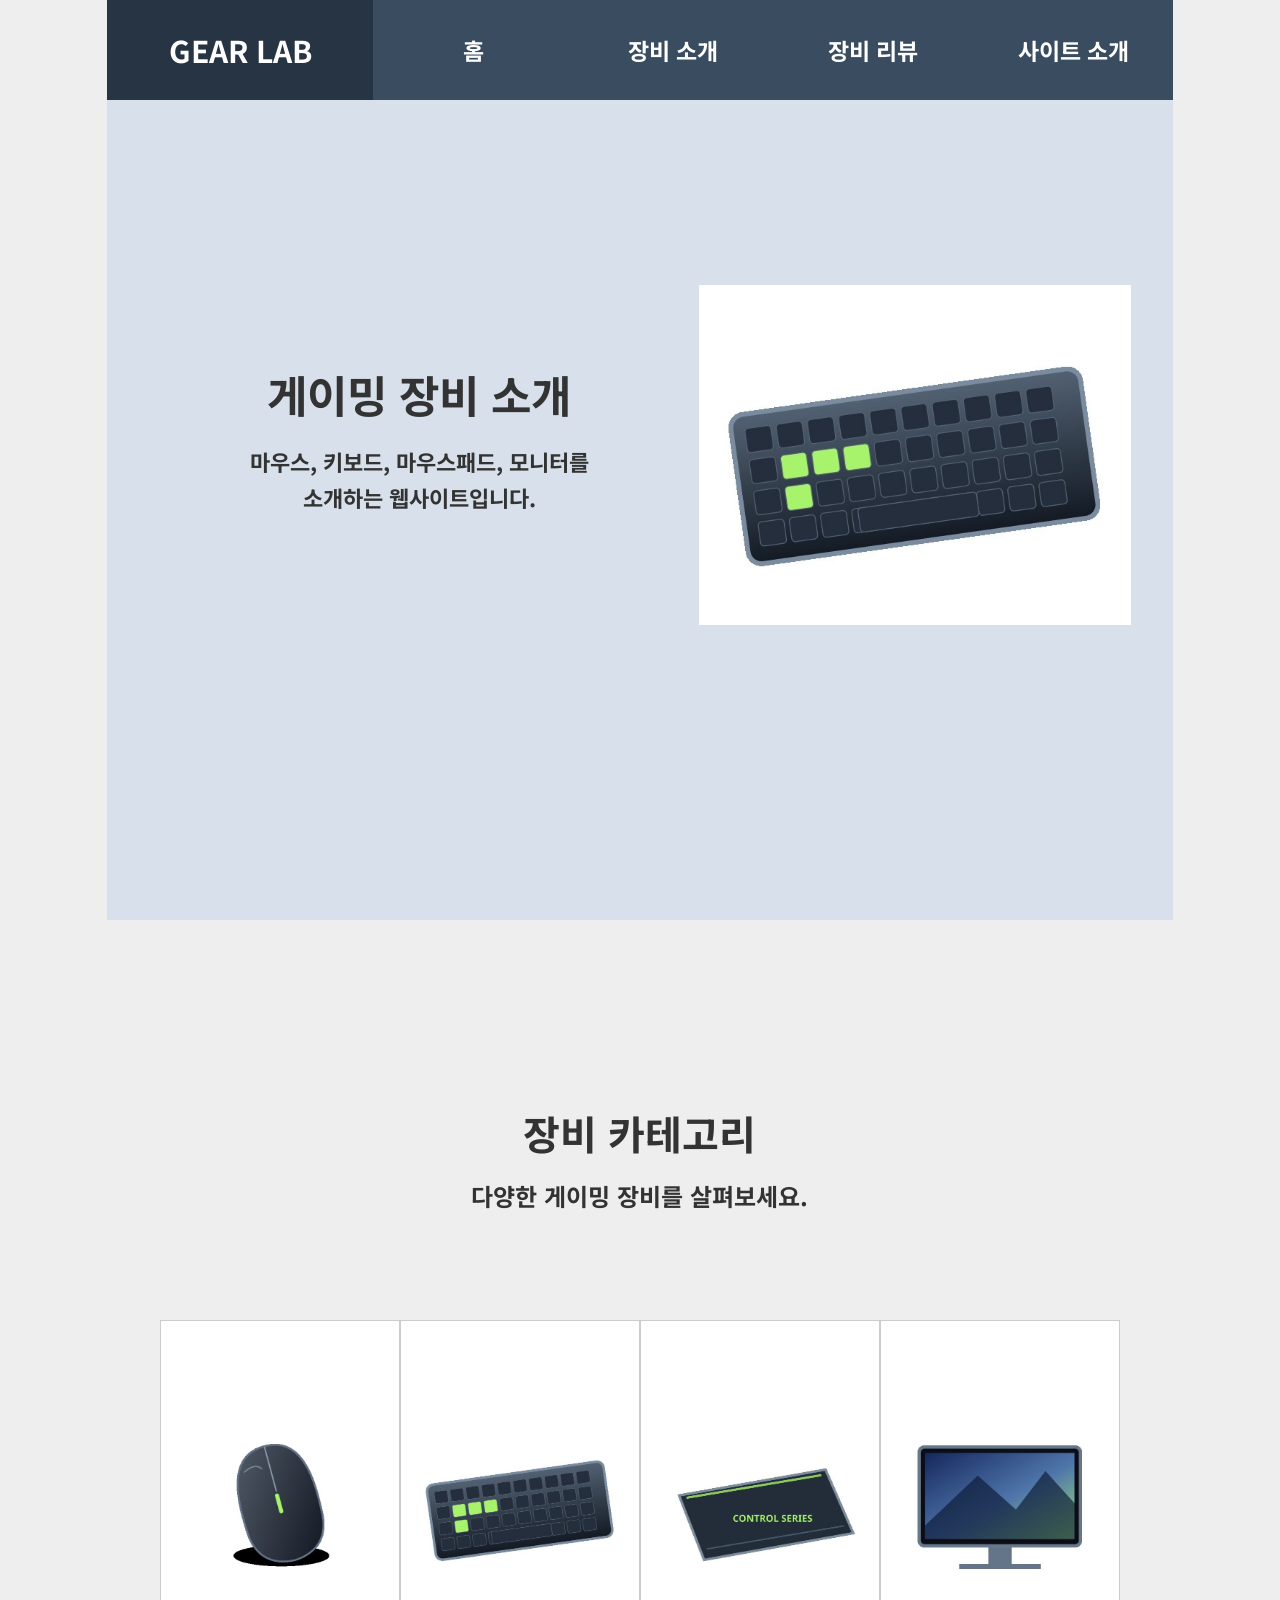
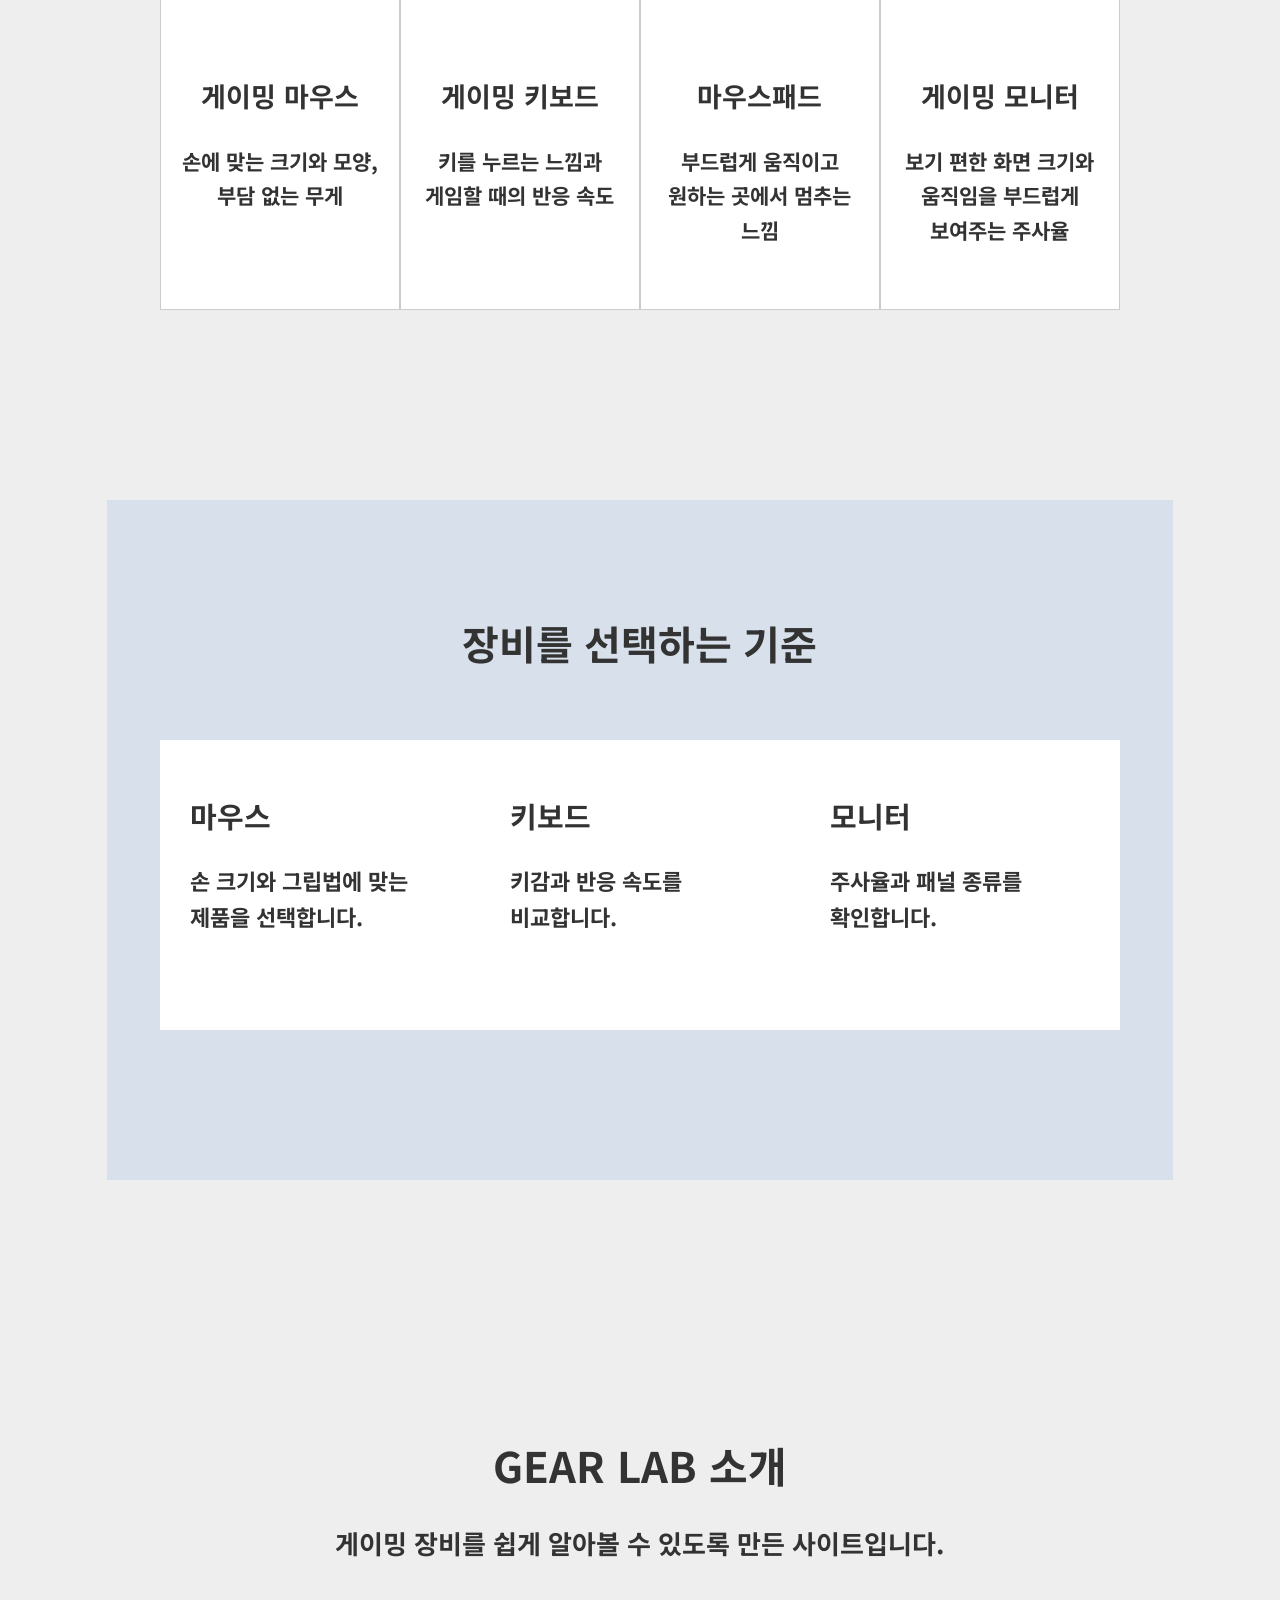
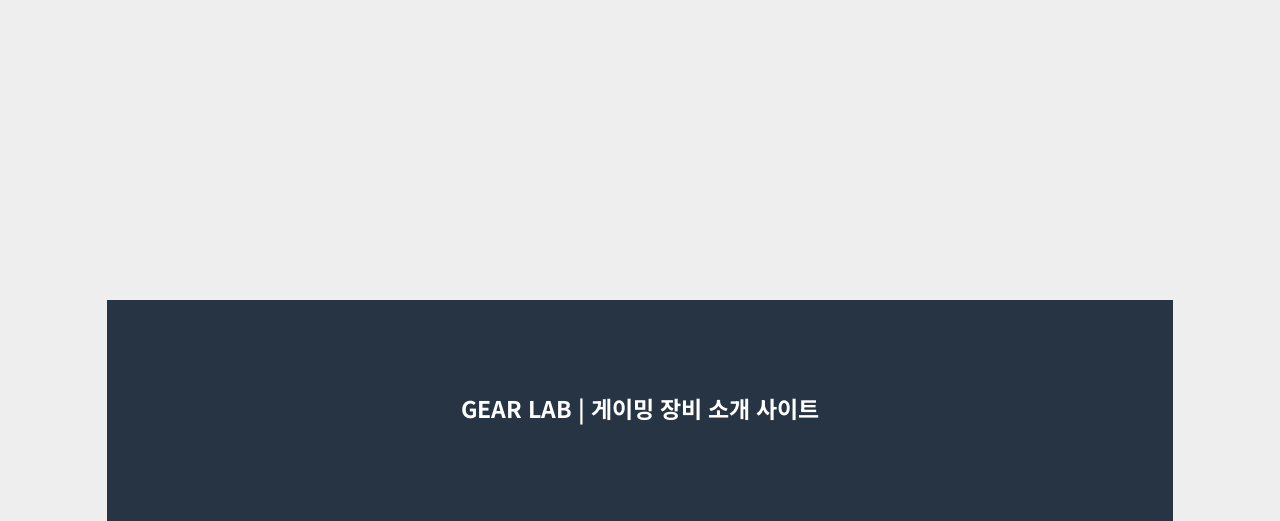
<file: 21102062_이주현_중간고사/index.html>
<!DOCTYPE HTML>
<html lang="ko">
<head>
<meta charset="UTF-8">
<meta name="viewport" content="width=device-width, initial-scale=1, minimum-scale=1, maximum-scale=1, user-scalable=no">
<title>GEAR LAB</title>
<link rel="stylesheet" type="text/css" href="css/reset.css">
<link rel="stylesheet" type="text/css" href="css/default.css">
<link rel="shortcut icon" href="images/favicon/favicon.ico">
</head>
<body>
<div id="wrap">
    <header class="header">
        <h1 class="logo"><a href="index.html">GEAR LAB</a></h1>
        <nav class="nav">
            <ul class="gnb">
                <li><a href="#home">홈</a></li>
                <li><a href="#category">장비 소개</a></li>
                <li><a href="#review">장비 리뷰</a></li>
                <li><a href="#about">사이트 소개</a></li>
            </ul>
        </nav>
    </header>
    <section class="slider" id="home">
        <div class="slider-text">
            <h2 class="sec-tit">게이밍 장비 소개</h2>
            <p>마우스, 키보드, 마우스패드, 모니터를<br class="pc-break"> 소개하는 웹사이트입니다.</p>
        </div>
        <div class="slider-image"><img src="images/p-images/keyboard.jpg" alt="게이밍 키보드"></div>
    </section>
    <section class="display-section" id="category">
        <h2 class="sec-tit">장비 카테고리</h2>
        <p class="desc">다양한 게이밍 장비를 살펴보세요.</p>
    </section>
    <section class="promotion-section">
        <ul class="promo-list">
            <li><img src="images/p-images/mouse.jpg" alt="마우스"><h3>게이밍 마우스</h3><p>손에 맞는 크기와 모양,<br class="pc-break"> 부담 없는 무게</p></li>
            <li><img src="images/p-images/keyboard.jpg" alt="키보드"><h3>게이밍 키보드</h3><p>키를 누르는 느낌과<br class="pc-break"> 게임할 때의 반응 속도</p></li>
            <li><img src="images/p-images/pad.jpg" alt="마우스패드"><h3>마우스패드</h3><p>부드럽게 움직이고<br class="pc-break"> 원하는 곳에서 멈추는 느낌</p></li>
            <li><img src="images/p-images/monitor.jpg" alt="모니터"><h3>게이밍 모니터</h3><p>보기 편한 화면 크기와<br class="pc-break"> 움직임을 부드럽게<br class="pc-break"> 보여주는 주사율</p></li>
        </ul>
    </section>
    <section class="blog-section" id="review">
        <h2 class="sec-tit">장비를 선택하는 기준</h2>
        <ul class="blog-list">
            <li><h3>마우스</h3><p>손 크기와 그립법에 맞는<br class="pc-break"> 제품을 선택합니다.</p></li>
            <li><h3>키보드</h3><p>키감과 반응 속도를<br class="pc-break"> 비교합니다.</p></li>
            <li><h3>모니터</h3><p>주사율과 패널 종류를<br class="pc-break"> 확인합니다.</p></li>
        </ul>
    </section>
    <section class="about-section" id="about">
        <h2 class="sec-tit">GEAR LAB 소개</h2>
        <p class="desc">게이밍 장비를 쉽게 알아볼 수 있도록 만든 사이트입니다.</p>
    </section>
    <footer class="footer"><p class="copyright">GEAR LAB | 게이밍 장비 소개 사이트</p></footer>
</div>
</body>
</html>
</file>
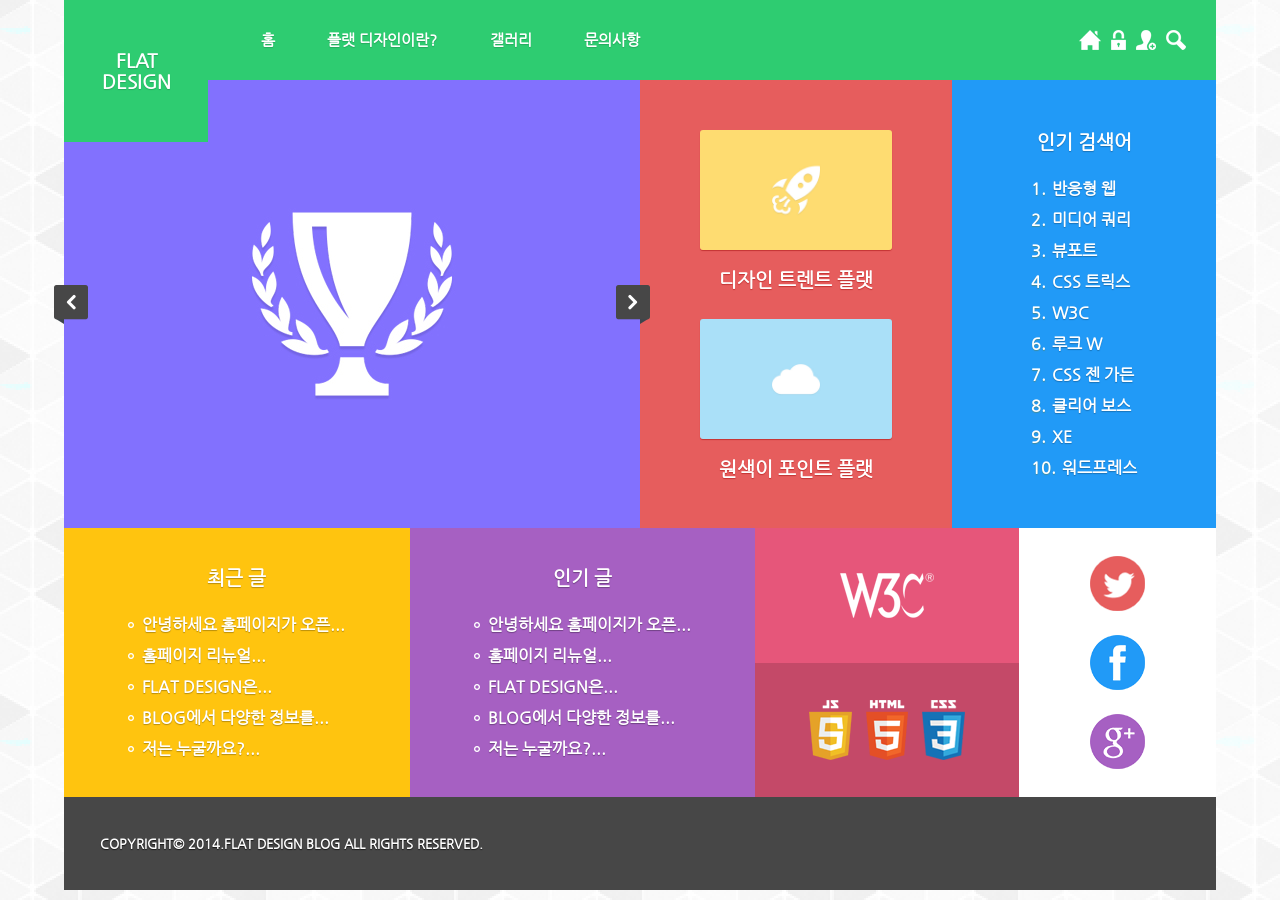
<file: 6장/완성/responsive_web/index.html>
<!DOCTYPE HTML>
<html lang="ko">
<head>
<meta charset="UTF-8">
<meta name="viewport" content="width=device-width, initial-scale=1, minimum-scale=1, maximum-scale=1, user-scalable=no">
<title>FLAT DESIGN</title>
<link rel="stylesheet" type="text/css" href="css/reset.css">
<link rel="stylesheet" type="text/css" href="">
<link rel="shortcut icon" href="images/favicon/favicon.ico">
<link rel="apple-touch-icon-precomposed" href="images/icon/flat-design-touch.png">
<script src="js/jquery.min.js"></script>
<style>
/* 모바일용 CSS */
/* 기본 CSS */
#wrap{
display:flex;
flex-flow:column nowrap;
width:80%;
margin:0 auto;
max-width:1200px;
}

#wrap section{
box-sizing:border-box;
}

/* 인포메이션 영역 CSS */
.info_section{
order:1;
width:100%;
background:#2ecc71;
border-bottom:1px solid #39d67c;
}

.info_list{
display:flex;
}

.info_list li{
width:25%;
text-align:center;
}

.info_list li a{
display:block;
padding:15px 0;
padding:0.938rem 0;
}

/* 헤더 영역 CSS */
.header{
display:flex;
order:2;
flex-direction:column;
position:relative;
width:100%;
}

.logo{
order:1;
width:100%;
padding:30px 0;
padding:1.875rem 0;
font-size:1.188em;
font-size:1.188rem;
line-height:21px;
line-height:1.313rem;
text-align:center;
text-transform:uppercase;
background:#2ecc71;
text-shadow:0px 1px 1px #25ab5e;
}

.nav{
order:2;
width:100%;
}

.gnb li{
display:flex;
background:#2c3e50;
}

.gnb li a{
width:80%;
padding:20px 0;
padding:1.250rem 0;
font-size:0.938em;
font-size:0.938rem;
text-indent:20px;
text-indent:1.250rem;
font-weight:bold;
text-transform:uppercase;
}

.gnb li span{
width:20%;
text-indent:-9999px;
background:url(images/s_images/sub_menu_toggle_btn.png) center center no-repeat;
cursor:pointer;
}

.menu_toggle_btn{
display:block;
width:30px;
width:1.875rem;
height:30px;
height:1.875rem;
position:absolute;
top:10px;
top:0.625rem;
right:10px;
right:0.625rem;
text-indent:-9999px;
background:url(images/s_images/menu_toggle_btn.png) no-repeat;
cursor:pointer;
}

/* 슬라이더 영역 CSS */
.slider_section{
display:flex;
justify-content:space-between;
align-items:center;
order:3;
width:100%;
height:300px;
height:18.750rem;
background:url(images/p_images/slider_01.jpg) center center no-repeat;
}

.slider_section span{
width:34px;
width:2.125rem;
height:39px;
height:2.438rem;
text-indent:-9999px;
background:url(images/s_images/slider_arrow.png) no-repeat;
cursor:pointer;
}

span.prev_btn{
margin-left:-10px;
margin-left:-0.625rem;
background-position:0 0;
}

span.next_btn{
margin-right:-10px;
margin-right:-0.625rem;
background-position:-34px 0;
}

/* 최근 글 영역, 인기 글 영역 CSS */
.latest_post_section{
order:4;
background:#ffc40f;
text-shadow:0px 1px 1px #b98e0b;
}

.popular_post_section{
order:5;
background:#a660c2;
text-shadow:0px 1px 1px #714185;
}

.latest_post_section, .popular_post_section{
padding:40px 12.5%;
padding:2.500rem 12.5%;
/* 40px ÷ 320px */
}

.title{
margin-bottom:30px;
margin-bottom:1.875rem;
font-size:1.188em;
font-size:1.188rem;
text-align:center;
text-transform:uppercase;
color:#fff;
}

.latest_post_list li, .popular_post_list li{
margin-top:15px;
margin-top:0.938rem;
padding-left:14px;
padding-left:0.875rem;
font-weight:bold;
text-transform:uppercase;
background:url(images/s_images/post_circle_icon.png) left center no-repeat;
}

.latest_post_list li:first-child, .popular_post_list li:first-child{
margin-top:0;
}

/* 갤러리 영역 CSS */
.gallery_section{
order:6;
padding:50px 12.5%;
padding:3.125rem 12.5%;
/* 40px ÷ 320px */
text-align:center;
background:#e65d5d;
text-shadow:0px 1px 1px #c43434;
}

.gallery_section img{
width:100%;
max-width:100%;
border-radius:3px;
box-shadow:0px 1px 1px #c43434;
}

.gallery_list li:nth-child(2){
margin-top:30px;
margin-top:1.875rem;
}

.gallery_list li figcaption{
margin-top:20px;
margin-top:1.250rem;
font-size:1.188em;
font-size:1.188rem;
text-transform:uppercase;
font-weight:bold;
}

/* 인기 검색어 영역 CSS */
.rankup_section{
order:7;
padding:40px 12.5%;
padding:2.500rem 12.5%;
/* 40px ÷ 320px */
background:#219af7;
text-shadow: 0px 1px 1px #1974ba;
}

.rankup_list{
display:flex;
flex-wrap:wrap;
justify-content:space-between;
}

.rankup_list li{
width:47.916666666666666666666666666667%;
/* 115px ÷ 240px */
margin-top::15px;
margin-top:0.938rem;
text-align:center;
text-transform:uppercase;
font-weight:bold;
}

.rankup_list li:first-child, .rankup_list li:nth-child(2){
margin-top:0;
}

.rankup_list li a{
display:block;
padding:10px 0;
padding:0.625rem 0;
border:1px solid #fff;
border-radius:5px;
}

/* 배너 영역 CSS */
.banner_section{
order:8;
}

.banner_box_01{
background:#e6567a;
}

.banner_box_01 a{
display:block;
padding:30px 0;
padding:1.875rem 0;
text-align:center;
}

.banner_box_02{
background:#c44968;
}

.banner_list{
display:flex;
justify-content:space-between;
padding:30px 12.5%;
padding:1.875rem 12.5%;
/* 40px ÷ 320px */
}

/* 소셜 네트워크 영역 CSS */
.social_section{
order:9;
padding:24px 12.5%;
padding:1.500rem 12.5%;
/* 40px ÷ 320px */
background:#fff;
}

.social_list{
display:flex;
justify-content:space-between;
}

/* 푸터 영역 CSS */
.footer{
order:10;
width:100%;
background:#474747;
}

.footer p{
padding:20px;
padding:1.250rem;
font-size:0.813em;
font-size:0.813rem;
text-align:center;
text-transform:uppercase;
font-weight:bold;
color:#fff;
text-shadow:0px 1px 1px #191919;
}

/* 태블릿용 CSS */
@media all and (min-width:768px){
/* 기본 CSS */
#wrap{
flex-flow:row wrap;
}

/* 헤더 영역 CSS */
.header{
flex-direction:row;
}

.logo{
position:absolute;
top:0;
left:0;
z-index:10;
width:15.625%;
/* 120px ÷ 768px */
padding:0;
}

.logo a{
display:block;
padding:50px 0;
padding:3.125rem 0;
}

.nav{
position:relative;
min-height:80px;
min-height:5.000rem;
background:#2ecc71;
}

.gnb{
position:absolute;
top:100%;
right:0;
z-index:20;
width:40.10416666666667%;
/* 308px ÷ 768px */
}

.menu_toggle_btn{
top:50%;
right:30px;
right:1.875rem;
z-index:20;
margin-top:-15px;
margin-top:-0.938rem;
}

/* 슬라이더 영역 CSS */
.slider_section{
width:59.89583333333333%;
/* 460px ÷ 768px */
height:auto;
}

.slider_section span{
position:relative;
z-index:10;
}

/* 최근 글 영역, 인기 글 영역 CSS */
.latest_post_section{
order:5;
}

.popular_post_section{
order:6;
}

.latest_post_section, .popular_post_section{
width:41.666666666666666666666666666667%;
/* 320px ÷ 768px */
padding-left:5.208333333333333333333333333333%;
padding-right:5.208333333333333333333333333333%;
/* 40px ÷ 768px */
}

/* 갤러리 영역 CSS */
.gallery_section{
order:8;
width:71.354166666666666666666666666667%;
/* 548px ÷ 768px */
padding-left:5.208333333333333333333333333333%;
padding-right:5.208333333333333333333333333333%;
/* 40px ÷ 768px */
}

.gallery_list{
display:flex;
}

.gallery_list li{
width:47.008547008547008547008547008547%;
/* 220px ÷ 468px */
}

.gallery_list li:nth-child(2){
margin-left:5.982905982905982905982905982906%;
/* 28px ÷ 468px */
margin-top:0;
}

/* 인기 검색어 영역 CSS */
.rankup_section{
order:4;
width:40.10416666666667%;
/* 308px ÷ 768px */
padding-left:5.20833333333333%;
padding-right:5.20833333333333%;
/* 40px ÷ 768px */
}

/* 배너 영역 CSS */
.banner_section{
display:flex;
order:9;
flex-direction:column;
width:28.645833333333333333333333333333%;
/* 220px ÷ 768px */
}

.banner_section div{
flex:1 1 0;
}

.banner_box_01{
display:flex;
justify-content:center;
align-items:center;
}

.banner_box_01 a{
display:inline;
padding:0;
}

.banner_box_02{
display:flex;
justify-content:center;
align-items:center;
}

.banner_list{
padding:0;
justify-content:flex-start;
}

.banner_list li:nth-child(2){
margin:0 14px;
margin:0 0.875rem;
}

/* 소셜 네트워크 영역 CSS */
.social_section{
display:flex;
order:7;
justify-content:center;
align-items:center;
width:16.66666666666667%;
/* 128px ÷ 768px */
padding:0;
}

.social_list{
flex-direction:column;
justify-content:flex-start;
}

.social_list li:nth-child(2){
margin:24px 0;
margin:1.500rem 0;
}

/* 푸터 영역 CSS */
.footer p{
padding:40px 0;
padding:2.500rem 0;
}
}

/* PC용 CSS */
@media all and (min-width:960px){
/* 기본 CSS */
#wrap{
position:relative;
width:90%;
}

/* 인포메이션 영역 CSS */
.info_section{
order:0;
position:absolute;
top:30px;
top:1.875rem;
right:30px;
right:1.875rem;
z-index:30;
width:auto;
border-bottom:0;
}

.info_list li{
width:auto;
margin-left:15px;
margin-left:0.625rem;
}

.info_list li a{
padding:0;
}

/* 헤더 영역 CSS */
.header{
order:1;
justify-content:flex-end;
position:static;
}

.logo{
width:12.5%;
/* 120px ÷ 960px */
}

.nav{
display:flex;
align-items:center;
position:static;
width:87.5%;
/* 840px ÷ 960px */
}

.gnb{
display:flex !important;
flex-direction:row;
position:static;
width:100%;
text-shadow:0px 1px 1px #25ab5e;
}

.gnb li{
display:block;
margin-left:5.20833333333333%;
/* 50px ÷ 840px */
background:none;
}

.gnb li a{
width:auto;
padding:0;
text-indent:0;
}

.gnb li span{
display:none;
}

.menu_toggle_btn{
display:none;
}

/* 슬라이더 영역 CSS */
.slider_section{
order:2;
width:50%;
/* 480px ÷ 960px */
}

/* 최근 글 영역, 인기 글 영역 CSS */
.latest_post_section, .popular_post_section{
display:flex;
flex-direction:column;
align-items:center;
width:30%;
/* 288px ÷ 960px */
padding-left:0;
padding-right:0;
}

/* 갤러리 영역 CSS */
.gallery_section{    
order:3;
width:27.08333333333333%;
/* 260px ÷ 960px */
}

.gallery_list{
display:block;
}

.gallery_list li{
width:auto;
}

.gallery_list li:nth-child(2){
margin-top:30px;
margin-top:1.875rem;
margin-left:0;
}

/* 인기 검색어 영역 CSS */
.rankup_section{
display:flex;
flex-direction:column;
justify-content:center;
align-items:center;
width:22.91666666666667%;
/* 220px ÷ 960px */
padding:0;
}

.rankup_list{
display:block;
}

.rankup_list li{
width:auto;
text-align:left;
counter-increment:rankup-counter;
}

.rankup_list li:nth-child(2){
margin-top:15px;
margin-top:0.938rem;
}

.rankup_list li:before{
padding-right:6px;
padding-right:0.375rem;
text-transform:uppercase;
font-weight:bold;
color:#fff;
text-shadow:0px 1px 1px #428e9e;
content:counter(rankup-counter) '.';
}

.rankup_list li a{
display:inline;
padding:0;
border:0;
}

/* 배너 영역 CSS */
.banner_section{
order:7;
width:22.91666666666667%;
/* 220px ÷ 960px */
}

/* 소셜 네트워크 영역 CSS */
.social_section{
order:8;
width:17.08333333333333%;
/* 164px ÷ 960px */
}

/* 푸터 영역 CSS */
.footer{
order:9;
}

.footer p{
padding-left:3.125%;
/* 30px ÷ 960px */
text-align:left;
}
}
</style>
</head>
<body>
	<div id="wrap">
		<section class="info_section">
			<ul class="info_list">
				<li><a href="index.html"><img src="images/s_images/info_icon_01.png" alt=""></a></li>
				<li><a href=""><img src="images/s_images/info_icon_02.png" alt=""></a></li>
				<li><a href=""><img src="images/s_images/info_icon_03.png" alt=""></a></li>
				<li><a href=""><img src="images/s_images/info_icon_04.png" alt=""></a></li>
			</ul>
		</section>
		<header class="header">
			<h1 class="logo">
				<a href="index.html">flat<br>design</a>
			</h1>
			<nav class="nav">
				<ul class="gnb">
					<li><a href="index.html">홈</a><span class="sub_menu_toggle_btn">하위 메뉴 토글 버튼</span></li>
					<li><a href="introudce.html">플랫 디자인이란?</a><span class="sub_menu_toggle_btn">하위 메뉴 토글 버튼</span></li>
					<li><a href="gallery.html">갤러리</a><span class="sub_menu_toggle_btn">하위 메뉴 토글 버튼</span></li>
					<li><a href="board.html">문의사항</a><span class="sub_menu_toggle_btn">하위 메뉴 토글 버튼</span></li>
				</ul>
			</nav>
			<span class="menu_toggle_btn">전체 메뉴 토글 버튼</span>
		</header>
		<section class="slider_section">
			<span class="prev_btn">이전 버튼</span><span class="next_btn">다음 버튼</span>
		</section>
		<section class="latest_post_section">
			<h2 class="title">최근 글</h2>
			<ul class="latest_post_list">
				<li><a href="">안녕하세요 홈페이지가 오픈...</a></li>
				<li><a href="">홈페이지 리뉴얼...</a></li>
				<li><a href="">flat design은...</a></li>
				<li><a href="">blog에서 다양한 정보를...</a></li>
				<li><a href="">저는 누굴까요?...</a></li>
			</ul>
		</section>
		<section class="popular_post_section">
			<h2 class="title">인기 글</h2>
			<ul class="popular_post_list">
				<li><a href="">안녕하세요 홈페이지가 오픈...</a></li>
				<li><a href="">홈페이지 리뉴얼...</a></li>
				<li><a href="">flat design은...</a></li>
				<li><a href="">blog에서 다양한 정보를...</a></li>
				<li><a href="">저는 누굴까요?...</a></li>
			</ul>
		</section>
		<section class="gallery_section">
			<ul class="gallery_list">
				<li>
					<a href="#">
						<figure>
							<img src="images/p_images/gallery_01.jpg" alt="">
							<figcaption>디자인 트렌트 플랫</figcaption>
						</figure>
					</a>
				</li>
				<li>
					<a href="#">
						<figure>
						<img src="images/p_images/gallery_02.jpg" alt="">
						<figcaption>원색이 포인트 플랫</figcaption>
						</figure>
					</a>
				</li>
			</ul>				
		</section>
		<section class="rankup_section">
			<h2 class="title">인기 검색어</h2>
			<ul class="rankup_list">
				<li><a href="">반응형 웹</a></li>
				<li><a href="">미디어 쿼리</a></li>
				<li><a href="">뷰포트</a></li>
				<li><a href="">CSS 트릭스</a></li>
				<li><a href="">W3C</a></li>
				<li><a href="">루크 W</a></li>
				<li><a href="">CSS 젠 가든</a></li>
				<li><a href="">클리어 보스</a></li>
				<li><a href="">XE</a></li>
				<li><a href="">워드프레스</a></li>
			</ul>
		</section>
		<section class="banner_section">
			<div class="banner_box_01">
				<a href=""><img src="images/s_images/w3c_logo.png" alt=""></a>
			</div>
			<div class="banner_box_02">
				<ul class="banner_list">
					<li><a href=""><img src="images/s_images/js_logo.png" alt=""></a></li>
					<li><a href=""><img src="images/s_images/html_logo.png" alt=""></a></li>
					<li><a href=""><img src="images/s_images/css_logo.png" alt=""></a></li>
				</ul>
			</div>
		</section>
		<section class="social_section">
			<ul class="social_list">
				<li><a href=""><img src="images/s_images/social_icon_01.png" alt=""></a></li>
				<li><a href=""><img src="images/s_images/social_icon_02.png" alt=""></a></li>
				<li><a href=""><img src="images/s_images/social_icon_03.png" alt=""></a></li>
			</ul>
		</section>
		<footer class="footer">
			<p>copyright&copy; 2014.flat design blog all rights reserved.</p>
		</footer>
	</div>
</body>
</html>
</file>
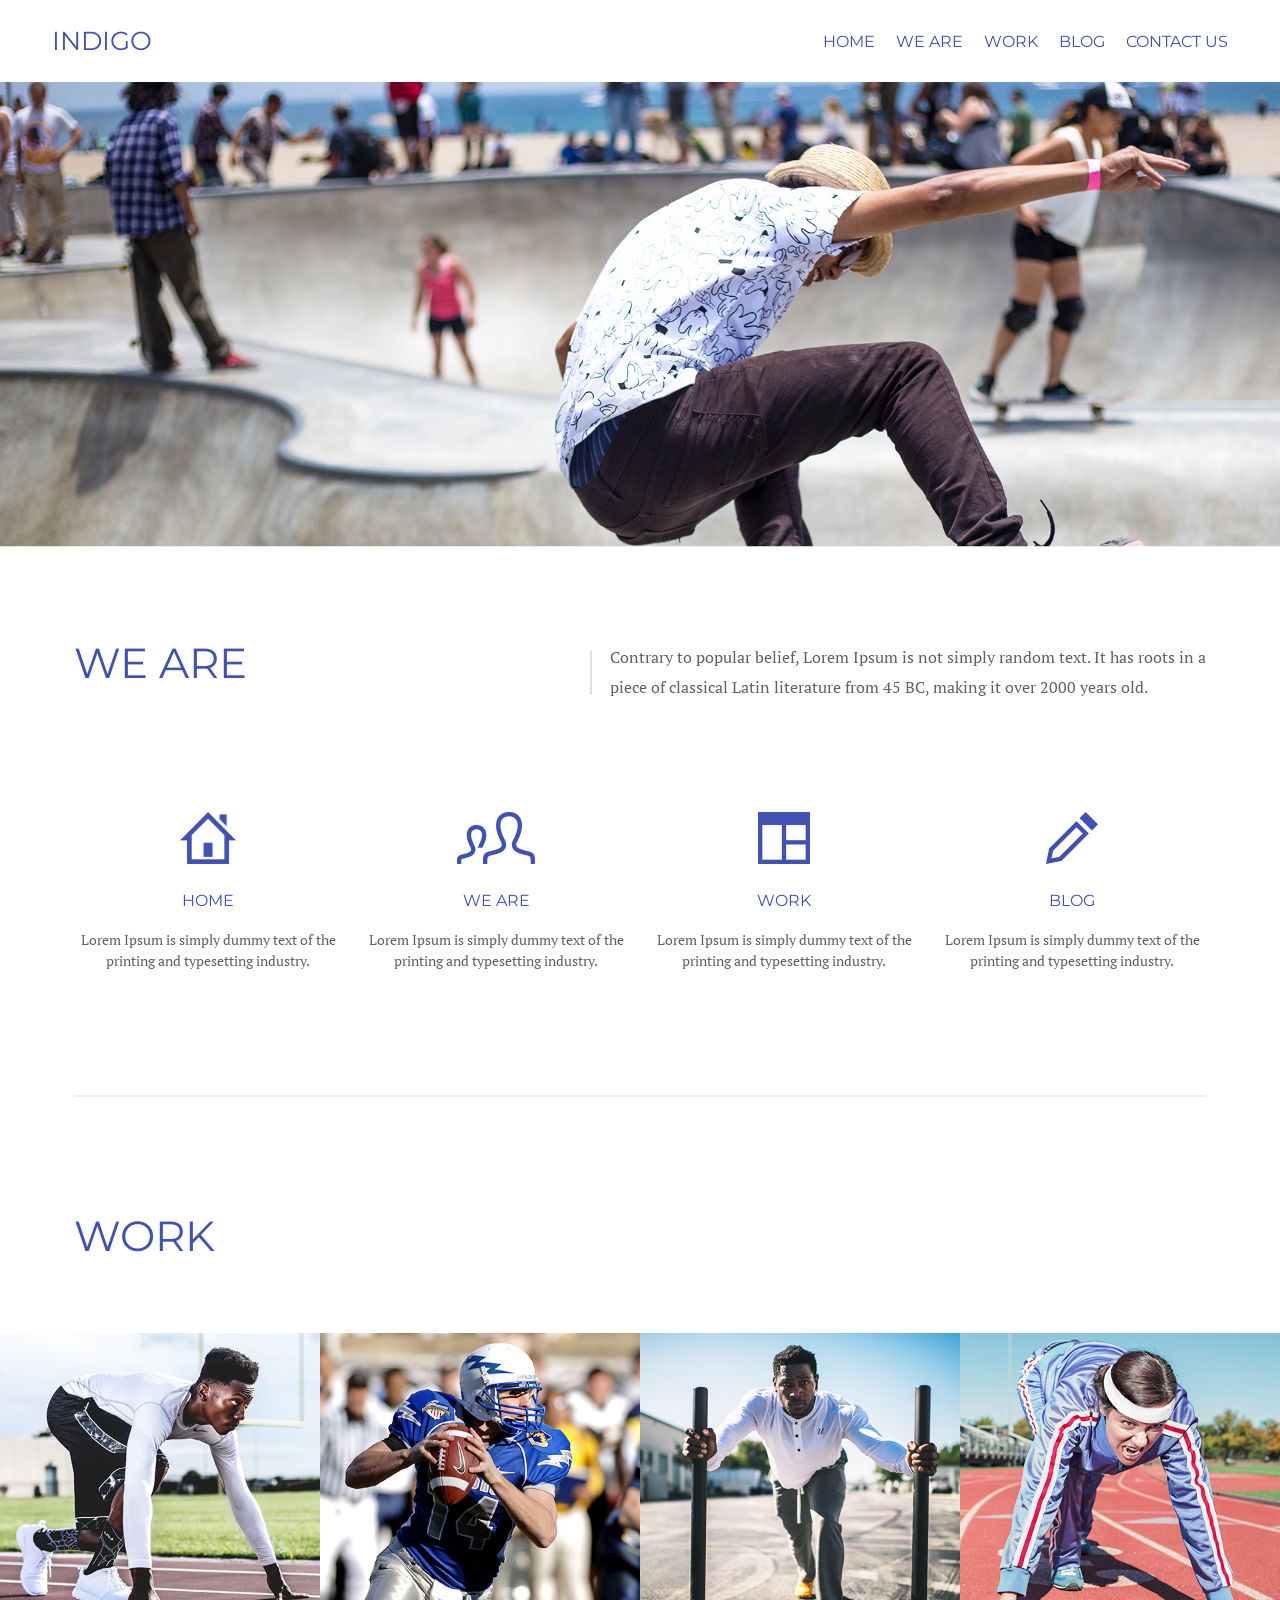
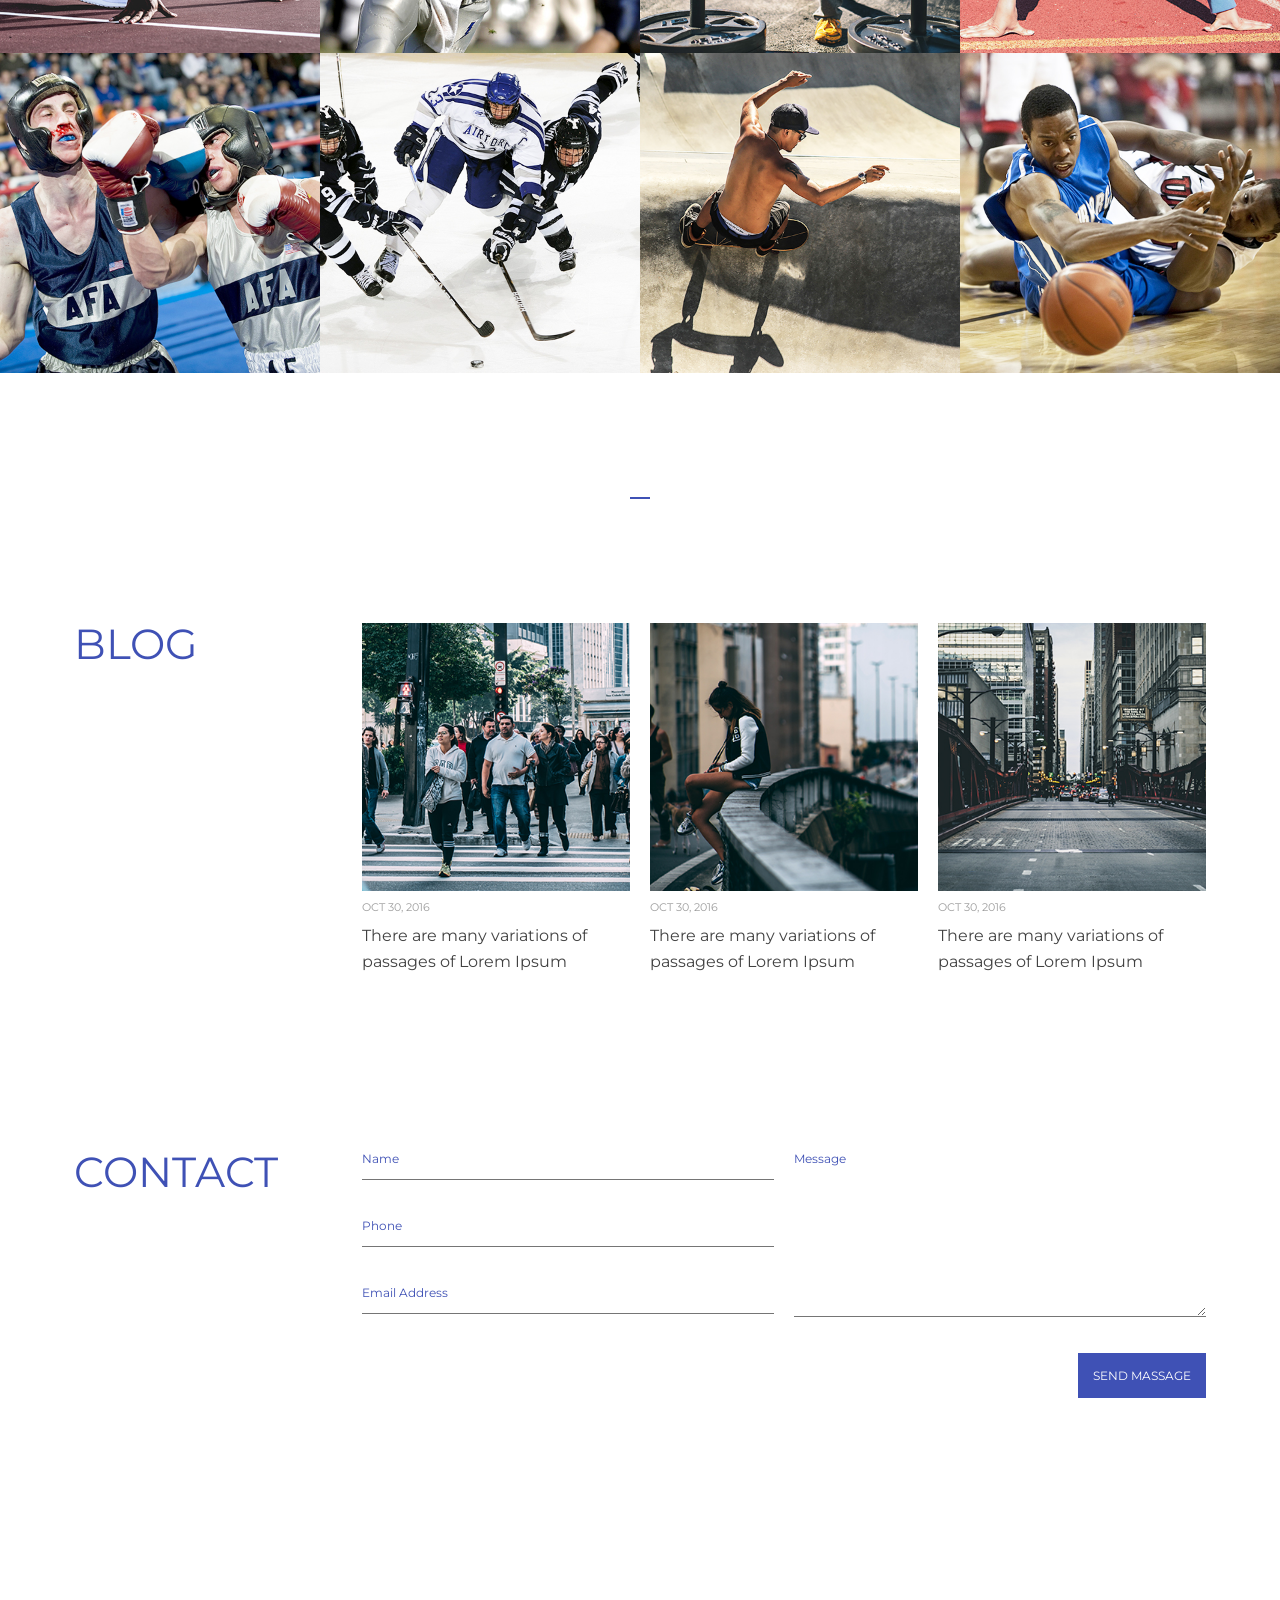
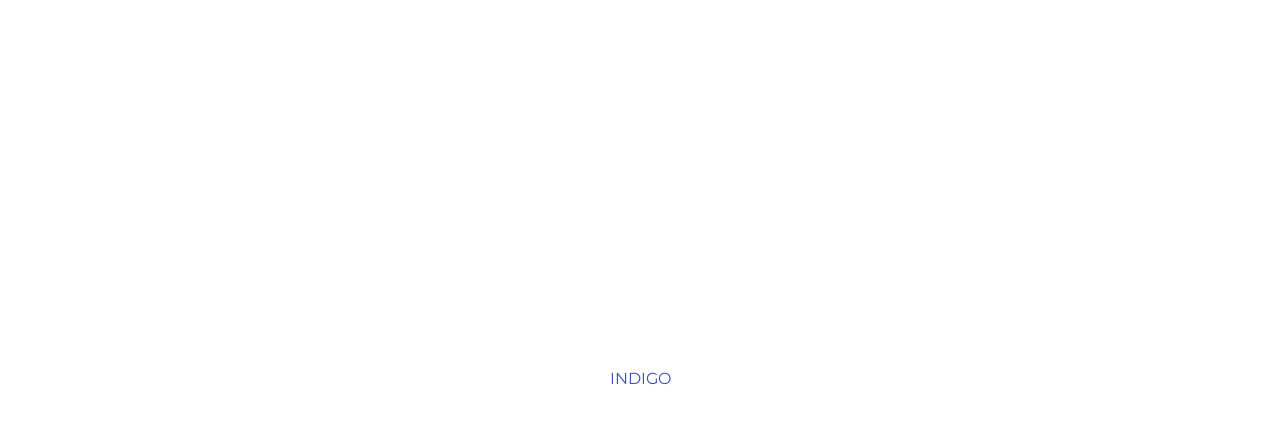
<file: 고급멀티2_중간고사/고급멀티2_중간고사/학번_이름_중간고사/index.html>
<!DOCTYPE HTML>
<html lang="ko">
<head>
<meta charset="UTF-8">
<meta name="viewport" content="width=device-width, initial-scale=1, minimum-scale=1, maximum-scale=1, user-scalable=no">
<title>INDIGO</title>
<link rel="stylesheet" type="text/css" href="css/reset.css">
<link rel="stylesheet" type="text/css" href="css/default.css">
<link rel="shortcut icon" href="images/favicon/favicon.ico">
<link rel="apple-touch-icon-precomposed" href="images/favicon/indigo-touch-icon.png">
<script src="js/jquery.min.js"></script>
<script src="js/indigo.min.js"></script>
</head>
<body>
    <div id="wrap">
        <header class="header cfixed">
            <h1 class="logo"><a href="">INDIGO</a></h1>
            <nav>
                <ul class="gnb">
                    <li><a href="">HOME</a></li>
                    <li><a href="">WE ARE</a></li>
                    <li><a href="">WORK</a></li>
                    <li><a href="">BLOG</a></li>
                    <li><a href="">CONTACT US</a></li>
                </ul>
            </nav>
            <span class="menu-toggle-btn">
                <span></span>
                <span></span>
                <span></span>
            </span>
        </header>
        <article class="slider">
            <img src="images/p-images/slide01.jpg" alt="">
        </article>
        <section class="content">
            <section class="display-section">
                <div class="container">
                    <h2 class="sec-tit">WE ARE</h2>
                    <p class="desc">Contrary to popular belief, Lorem Ipsum is not simply random text. It has roots in a<br>piece of classical Latin literature from 45 BC, making it over 2000 years old.</p>
                </div>
            </section>
            <section class="promotion-section">
                <div class="container">
                    <ul class="promo-list">
                        <li>
                            <a href="">
                                <img src="images/s-images/promo01.png" alt="">
                                <h3>HOME</h3>
                                <p>Lorem Ipsum is simply dummy text of
the printing and typesetting industry.</p>
                            </a>
                        </li>
                        <li>
                            <a href="">
                                <img src="images/s-images/promo02.png" alt="">
                                <h3>WE ARE</h3>
                                <p>Lorem Ipsum is simply dummy text of
the printing and typesetting industry.</p>
                            </a>
                        </li>
                        <li>
                            <a href="">
                                <img src="images/s-images/promo03.png" alt="">
                                <h3>WORK</h3>
                                <p>Lorem Ipsum is simply dummy text of
the printing and typesetting industry.</p>
                            </a>
                        </li>
                        <li>
                            <a href="">
                                <img src="images/s-images/promo04.png" alt="">
                                <h3>BLOG</h3>
                                <p>Lorem Ipsum is simply dummy text of
the printing and typesetting industry.</p>
                            </a>
                        </li>
                    </ul>
                </div>
            </section>
            <hr class="divider">
            <section class="work-section cfixed">
                <h2 class="sec-tit">WORK</h2>
                <ul class="work-list">
                    <li>
                        <a href="">
                            <div class="info">
                                <h3>Running</h3>
                                <span>WEB/PRINT</span>
                            </div>
                            <img src="images/p-images/work01.jpg" alt="">
                        </a>
                    </li>
                    <li>
                        <a href="">
                            <div class="info">
                                <h3>Rugby</h3>
                                <span>WEB/PRINT</span>
                            </div>
                            <img src="images/p-images/work02.jpg" alt="">
                        </a>
                    </li>
                    <li>
                        <a href="">
                            <div class="info">
                                <h3>Weight</h3>
                                <span>WEB/PRINT</span>
                            </div>
                            <img src="images/p-images/work03.jpg" alt="">
                        </a>
                    </li>
                    <li>
                        <a href="">
                            <div class="info">
                                <h3>Marathon</h3>
                                <span>WEB/PRINT</span>
                            </div>
                            <img src="images/p-images/work04.jpg" alt="">
                        </a>
                    </li>
                    <li>
                        <a href="">
                            <div class="info">
                                <h3>Boxing</h3>
                                <span>WEB/PRINT</span>
                            </div>
                            <img src="images/p-images/work05.jpg" alt="">
                        </a>
                    </li>
                    <li>
                        <a href="">
                            <div class="info">
                                <h3>Ice Hockey</h3>
                                <span>WEB/PRINT</span>
                            </div>
                            <img src="images/p-images/work06.jpg" alt="">
                        </a>
                    </li>
                    <li>
                        <a href="">
                            <div class="info">
                                <h3>Skate Board</h3>
                                <span>WEB/PRINT</span>
                            </div>
                            <img src="images/p-images/work07.jpg" alt="">
                        </a>
                    </li>
                    <li>
                        <a href="">
                            <div class="info">
                                <h3>Basketball</h3>
                                <span>WEB/PRINT</span>
                            </div>
                            <img src="images/p-images/work08.jpg" alt="">
                        </a>
                    </li>
                </ul>
            </section>
            <hr class="m-divider">
            <section class="blog-section">
                <div class="container">
                    <h2 class="sec-tit">BLOG</h2>
                    <ul class="blog-list">
                        <li>
                            <a href=""><img src="images/p-images/blog01.jpg" alt=""></a>
                            <time datetime="2016-10-30">OCT 30, 2016</time>
                            <a href=""><h3>There are many variations of passages of Lorem Ipsum</h3></a>
                        </li>
                        <li>
                            <a href=""><img src="images/p-images/blog02.jpg" alt=""></a>
                            <time datetime="2016-10-30">OCT 30, 2016</time>
                            <a href=""><h3>There are many variations of passages of Lorem Ipsum</h3></a>
                        </li>
                        <li>
                            <a href=""><img src="images/p-images/blog03.jpg" alt=""></a>
                            <time datetime="2016-10-30">OCT 30, 2016</time>
                            <a href=""><h3>There are many variations of passages of Lorem Ipsum</h3></a>
                        </li>
                    </ul>
                </div>
            </section>
            <section class="contact-section">
                <div class="container">
                    <h2 class="sec-tit">CONTACT</h2>
                    <div class="form-box">
                        <form action="" method="">
                            <fieldset class="cfixed">
                                <legend class="blind">CONTACT US</legend>
                                <div class="form">
                                    <label for="name" class="blind">name</label>
                                    <input type="text" id="name" placeholder="Name">
                                    <label for="phone" class="blind">phone</label>
                                    <input type="tel" id="phone" placeholder="Phone">
                                    <label for="email" class="blind">email</label>
                                    <input type="email" id="email" placeholder="Email Address">
                                </div>
                                <div class="textarea">
                                    <label for="message" class="blind">message</label>
                                    <textarea name="message" id="message" placeholder="Message"></textarea>
                                </div>
                            </fieldset>
                            <div class="send-btn">
                                <button>SEND MASSAGE</button>
                            </div>
                        </form>
                    </div>
                </div>
            </section>
        </section>
        <footer class="footer">
            <iframe src="https://www.google.com/maps/embed?pb=!1m18!1m12!1m3!1d3162.111677235935!2d126.97473421573828!3d37.575987879796195!2m3!1f0!2f0!3f0!3m2!1i1024!2i768!4f13.1!3m3!1m2!1s0x357ca2eaa19c763d%3A0xb28a32722d675764!2z6rSR7ZmU66y4KEd3YW5naHdhbXVuIEdhdGUp!5e0!3m2!1sko!2skr!4v1481946656451" frameborder="0" style="border:0" allowfullscreen></iframe>
            <p class="copyright">INDIGO</p>
        </footer>
    </div>
</body>
</html>
</file>
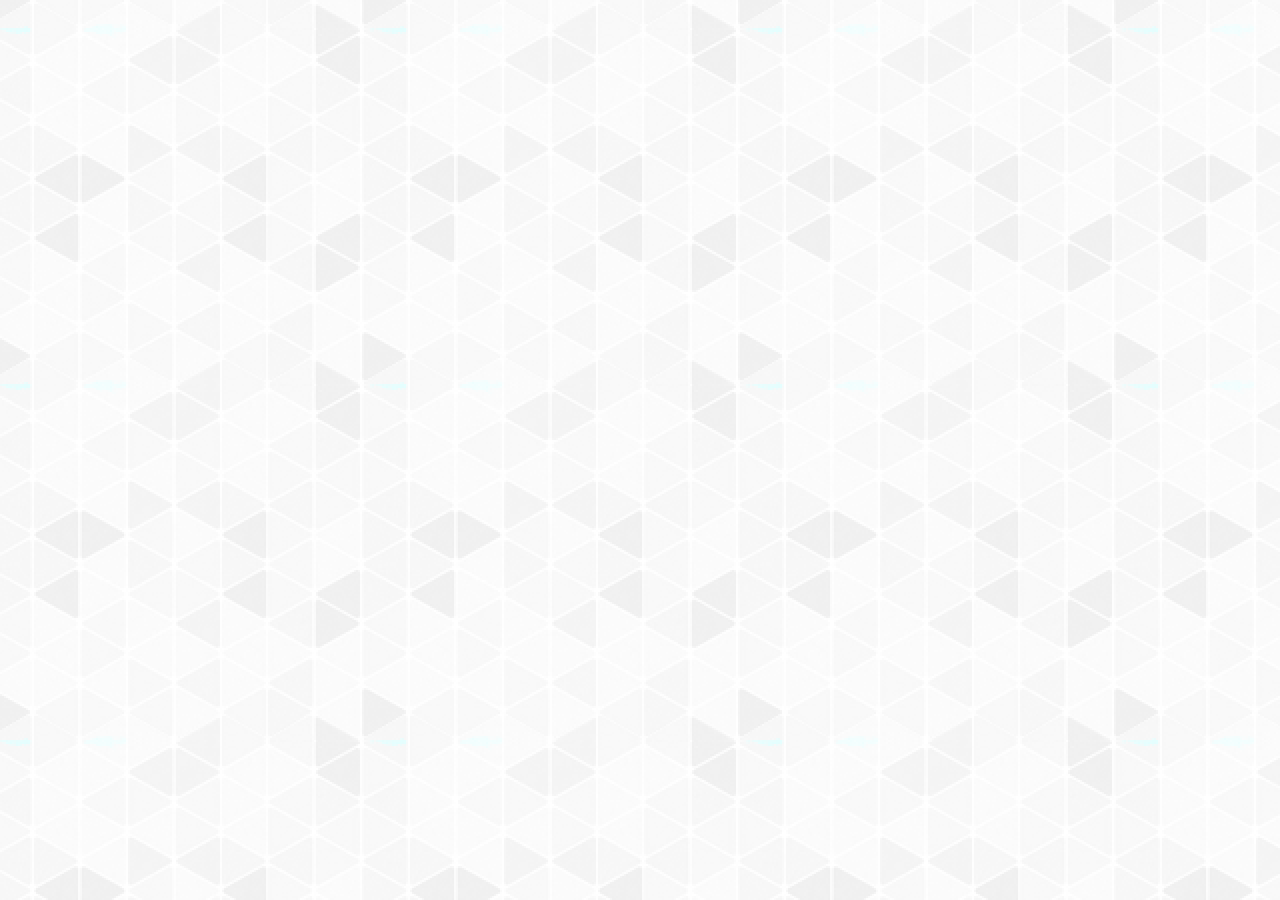
<file: 6장/완성/responsive_web/board.html>
<!DOCTYPE HTML>
<html lang="ko">
<head>
<meta charset="UTF-8">
<meta name="viewport" content="width=device-width, initial-scale=1, minimum-scale=1, maximum-scale=1, user-scalable=no">
<title>FLAT DESIGN - 문의사항</title>
<link rel="stylesheet" type="text/css" href="css/reset.css">
<link rel="stylesheet" type="text/css" href="">
<link rel="shortcut icon" href="images/favicon/favicon.ico">
<link rel="apple-touch-icon-precomposed" href="images/icon/flat-design-touch.png">
<script src="js/jquery.min.js"></script>
<style>
/* 모바일용 CSS */
/* 기본 CSS */
#wrap{
display:flex;
flex-flow:column nowrap;
width:80%;
margin:0 auto;
max-width:1200px;
}

#wrap section{
box-sizing:border-box;
}

/* 태블릿용 CSS */
@media all and (min-width:768px){
}

/* PC용 CSS */
@media all and (min-width:960px){
/* 기본 CSS */
#wrap{
position:relative;
width:90%;
}
}
</style>
</head>
<body>
	<div id="wrap">
		
	</div>
</body>
</html>
</file>
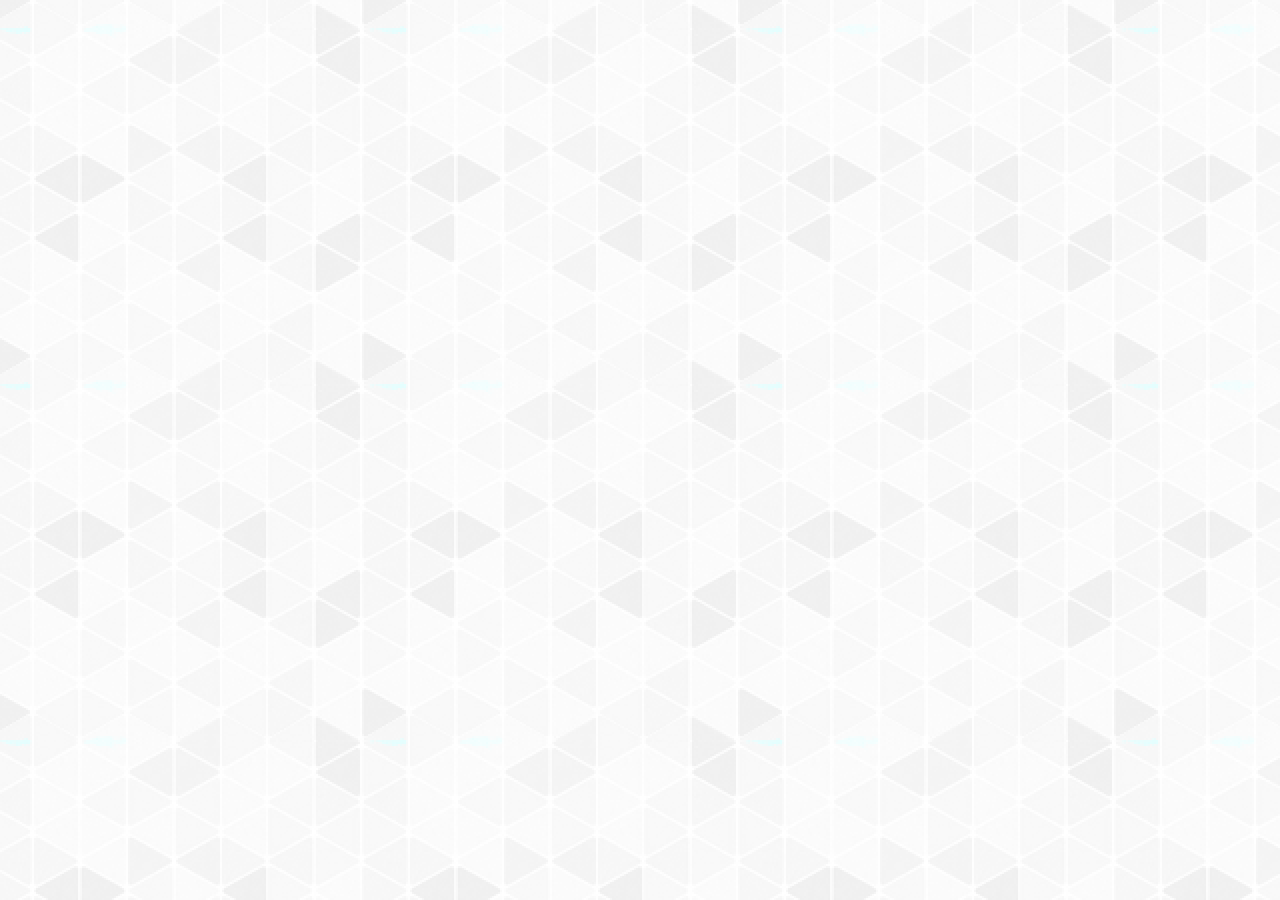
<file: 6장/완성/responsive_web/gallery.html>
<!DOCTYPE HTML>
<html lang="ko">
<head>
<meta charset="UTF-8">
<meta name="viewport" content="width=device-width, initial-scale=1, minimum-scale=1, maximum-scale=1, user-scalable=no">
<title>FLAT DESIGN - 갤러리</title>
<link rel="stylesheet" type="text/css" href="css/reset.css">
<link rel="stylesheet" type="text/css" href="">
<link rel="shortcut icon" href="images/favicon/favicon.ico">
<link rel="apple-touch-icon-precomposed" href="images/icon/flat-design-touch.png">
<script src="js/jquery.min.js"></script>
<style>
/* 모바일용 CSS */
/* 기본 CSS */
#wrap{
display:flex;
flex-flow:column nowrap;
width:80%;
margin:0 auto;
max-width:1200px;
}

#wrap section{
box-sizing:border-box;
}

/* 태블릿용 CSS */
@media all and (min-width:768px){
}

/* PC용 CSS */
@media all and (min-width:960px){
/* 기본 CSS */
#wrap{
position:relative;
width:90%;
}
}
</style>
</head>
<body>
	<div id="wrap">
		
	</div>
</body>
</html>
</file>
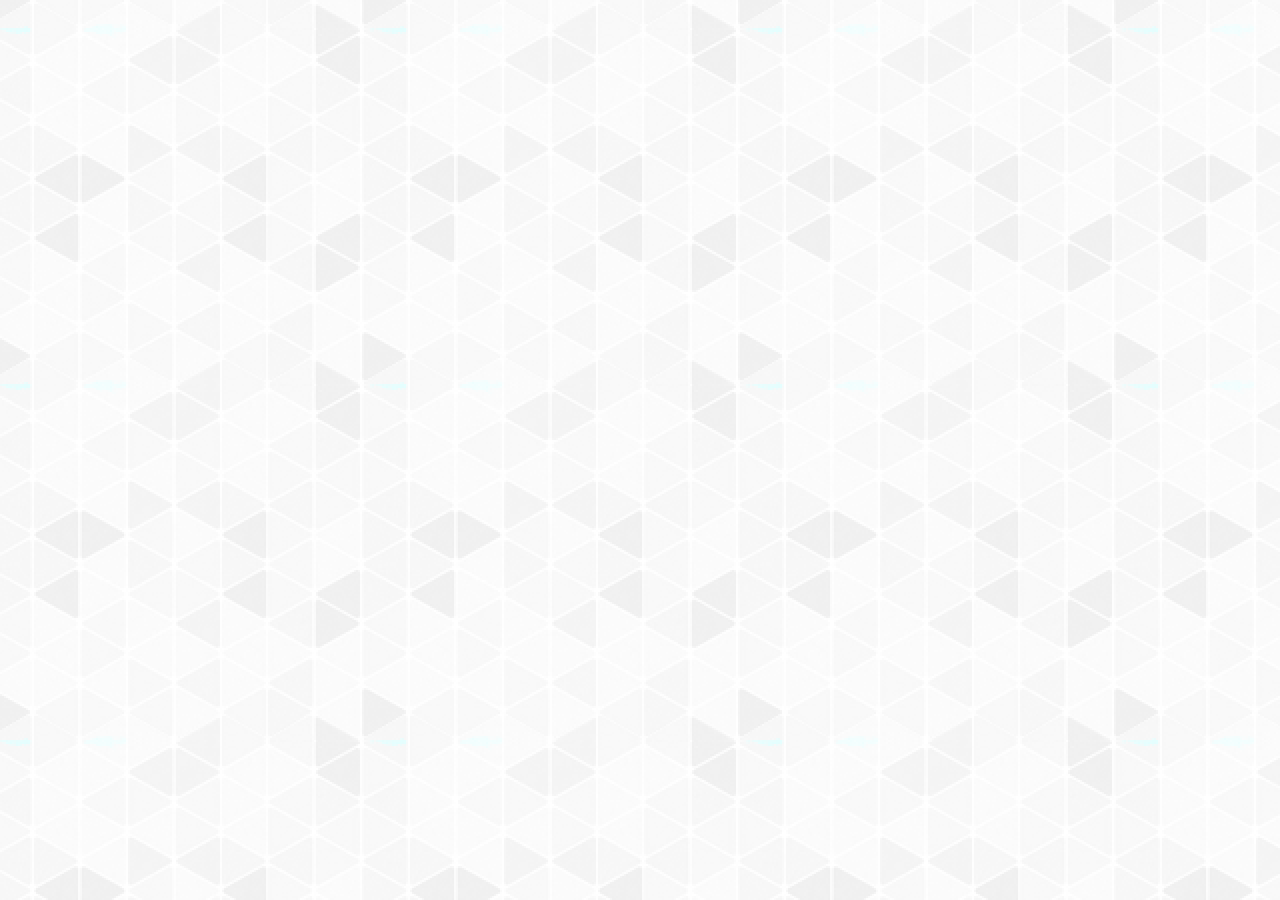
<file: 6장/완성/responsive_web/introudce.html>
<!DOCTYPE HTML>
<html lang="ko">
<head>
<meta charset="UTF-8">
<meta name="viewport" content="width=device-width, initial-scale=1, minimum-scale=1, maximum-scale=1, user-scalable=no">
<title>FLAT DESIGN - 플랫 디자인이란?</title>
<link rel="stylesheet" type="text/css" href="css/reset.css">
<link rel="stylesheet" type="text/css" href="">
<link rel="shortcut icon" href="images/favicon/favicon.ico">
<link rel="apple-touch-icon-precomposed" href="images/icon/flat-design-touch.png">
<script src="js/jquery.min.js"></script>
<style>
/* 모바일용 CSS */
/* 기본 CSS */
#wrap{
display:flex;
flex-flow:column nowrap;
width:80%;
margin:0 auto;
max-width:1200px;
}

#wrap section{
box-sizing:border-box;
}

/* 태블릿용 CSS */
@media all and (min-width:768px){
}

/* PC용 CSS */
@media all and (min-width:960px){
/* 기본 CSS */
#wrap{
position:relative;
width:90%;
}
}
</style>
</head>
<body>
	<div id="wrap">
	
	</div>
</body>
</html>
</file>
<file: 21102062_이주현_중간고사/css/default.css>
@charset "utf-8";

/* 웹폰트 */
@font-face {
    font-family: "Noto Sans KR";
    src: url("../webfonts/NotoSansKR-Bold.eot");
    src: url("../webfonts/NotoSansKR-Bold.eot?#iefix") format("embedded-opentype"),
         url("../webfonts/NotoSansKR-Bold.woff") format("woff");
    font-weight: 700;
    font-style: normal;
    font-display: swap;
}

/* 모바일용 CSS */
/* 기본 CSS */
body {
    font-family: "Noto Sans KR", "Malgun Gothic", sans-serif;
    font-weight: 700;
    background: #eeeeee;
    color: #333333;
}

#wrap {
    display: flex;
    flex-flow: column nowrap;
    width: 100%;
    margin: 0 auto;
}

#wrap section {
    box-sizing: border-box;
}

.header {
    display: flex;
    flex-flow: column nowrap;
    width: 100%;
    background: #273443;
}

.logo {
    padding: 25px 0;
    text-align: center;
    font-size: 26px;
}

.logo a {
    color: #ffffff;
}

.nav {
    width: 100%;
}

.gnb {
    display: flex;
    flex-flow: row wrap;
}

.gnb li {
    width: 50%;
    text-align: center;
    background: #394c60;
}

.gnb li a {
    display: block;
    padding: 15px 0;
    color: #ffffff;
}

.slider {
    display: flex;
    flex-flow: column nowrap;
    width: 100%;
    padding: 35px 5%;
    background: #d8e1eb;
}

.slider-text {
    text-align: center;
}

.slider-text .sec-tit {
    font-size: 27px;
    margin-bottom: 15px;
}

.slider-text p {
    font-size: 15px;
    line-height: 24px;
}

.slider-image {
    width: 100%;
    text-align: center;
    margin-top: 20px;
}

.slider-image img {
    width: 75%;
}

.display-section {
    width: 100%;
    padding: 35px 5% 20px;
    text-align: center;
}

.display-section .sec-tit {
    font-size: 24px;
    margin-bottom: 12px;
}

.promotion-section {
    width: 100%;
    padding: 10px 5% 30px;
}

.promo-list {
    display: flex;
    flex-flow: row wrap;
    width: 100%;
}

.promo-list li {
    box-sizing: border-box;
    width: 100%;
    padding: 20px;
    margin-bottom: 15px;
    text-align: center;
    background: #ffffff;
    border: 1px solid #cccccc;
}

.promo-list li img {
    width: 75%;
}

.promo-list li h3 {
    font-size: 19px;
    margin: 15px 0;
}

.promo-list li p {
    font-size: 14px;
    line-height: 23px;
}

.blog-section {
    width: 100%;
    padding: 35px 5%;
    background: #d8e1eb;
}

.blog-section .sec-tit {
    font-size: 24px;
    text-align: center;
    margin-bottom: 20px;
}

.blog-list {
    display: flex;
    flex-flow: column nowrap;
}

.blog-list li {
    box-sizing: border-box;
    width: 100%;
    padding: 20px;
    margin-bottom: 10px;
    background: #ffffff;
}

.blog-list h3 {
    font-size: 19px;
    margin-bottom: 10px;
}

.blog-list p {
    font-size: 14px;
    line-height: 23px;
}

.about-section {
    width: 100%;
    padding: 45px 5%;
    text-align: center;
}

.about-section .sec-tit {
    font-size: 24px;
    margin-bottom: 18px;
}

.footer {
    width: 100%;
    padding: 25px 0;
    text-align: center;
    background: #273443;
    color: #ffffff;
    font-size: 13px;
}

/* 태블릿용 CSS */
@media all and (min-width:768px) {
    .header {
        flex-flow: row wrap;
    }
    .logo {
        width: 30%;
    }
    .nav {
        width: 70%;
    }
    .gnb li {
        width: 25%;
    }
    .gnb li a {
        padding: 30px 0;
    }
    .slider {
        flex-flow: row wrap;
    }
    .slider-text {
        width: 50%;
        padding-top: 55px;
    }
    .slider-image {
        width: 50%;
        margin-top: 0;
    }
    .promo-list li {
        width: 50%;
    }
    .blog-list {
        flex-flow: row wrap;
    }
    .blog-list li {
        width: 33.333333%;
    }
}

/* PC용 CSS */
@media all and (min-width:960px) {
    /* 기본 영역 */
    #wrap {
        width: 83.33%;
        max-width: 1200px;
    }

    /* 헤더 영역 */
    .header {
        flex-flow: row nowrap;
        height: 100px;
    }
    .logo {
        width: 25%;
        padding: 0;
        font-size: 30px;
        line-height: 100px;
    }
    .nav {
        width: 75%;
    }
    .gnb li a {
        padding: 0;
        font-size: 23px;
        line-height: 100px;
    }

    /* 슬라이더 영역 */
    .slider {
        flex-flow: row nowrap;
        min-height: 820px;
        padding: 185px 4%;
    }
    .slider-text {
        width: 55%;
        padding-top: 73px;
    }
    .slider-text .sec-tit {
        font-size: 44px;
        line-height: 1.65;
        margin-bottom: 12px;
    }
    .slider-text p {
        font-size: 22px;
        line-height: 1.65;
    }
    .slider-image {
        width: 44%;
        height: 340px;
        margin: 0 0 0 1%;
        background: #ffffff;
    }
    .slider-image img {
        width: 100%;
        height: 100%;
        object-fit: contain;
    }

    /* 카테고리 제목 영역 */
    .display-section {
        min-height: 400px;
        padding: 180px 0 0;
    }
    .display-section .sec-tit {
        font-size: 40px;
        line-height: 1.65;
        margin-bottom: 10px;
    }
    .display-section .desc {
        font-size: 24px;
        line-height: 1.65;
    }

    /* 장비 소개 영역 */
    .promotion-section {
        padding: 0 5% 190px;
    }
    .promo-list li {
        width: 25%;
        min-height: 590px;
        padding: 69px 10px 30px;
        margin: 0;
    }
    .promo-list li img {
        display: block;
        width: 100%;
        max-width: 220px;
        height: 230px;
        margin: 0 auto;
        object-fit: contain;
    }
    .promo-list li h3 {
        margin: 54px 0 25px;
        font-size: 27px;
        line-height: 1.65;
    }
    .promo-list li p {
        font-size: 21px;
        line-height: 1.65;
    }

    .promo-list li p, .blog-list p {
        word-break: keep-all;
    }

    /* 장비 선택 기준 영역 */
    .blog-section {
        min-height: 680px;
        padding: 110px 5% 100px;
    }
    .blog-section .sec-tit {
        font-size: 40px;
        line-height: 1.65;
        margin-bottom: 64px;
    }
    .blog-list li {
        width: 33.333333%;
        min-height: 290px;
        padding: 52px 30px 30px;
        margin: 0;
    }
    .blog-list h3 {
        font-size: 29px;
        line-height: 1.65;
        margin-bottom: 22px;
    }
    .blog-list p {
        font-size: 22px;
        line-height: 1.65;
    }

    /* 사이트 소개 영역 */
    .about-section {
        min-height: 720px;
        padding: 250px 0 100px;
    }
    .about-section .sec-tit {
        font-size: 42px;
        line-height: 1.65;
        margin-bottom: 23px;
    }
    .about-section .desc {
        font-size: 26px;
        line-height: 1.65;
    }

    /* 푸터 영역 */
    .footer {
        min-height: 221px;
        padding: 90px 0 40px;
        font-size: 23px;
        line-height: 1.65;
    }
    .pc-break {
        display: initial;
    }
}
@media all and (max-width:959px) {
    .pc-break {
        display: none;
    }
}
</file>
<file: 고급멀티2_중간고사/고급멀티2_중간고사/학번_이름_중간고사/css/default.css>
@charset "utf-8";

/* 모바일용 CSS */
/* 기본 CSS */
.container{
width:90%;
max-width:1132px;
margin:0 auto;
}    

.cfixed:after, .container:after{
display:block;
content:"";
clear:both;
}
    
.blind{
position:absolute;
width:0;
height:0;
line-height:0;
text-indent:-9999px;
overflow:hidden;
}

.sec-tit{
font-size:42px;
color:#3f51b5;
font-weight:normal;
}

.divider{
width:90%;
max-width:1132px;
margin:0 auto;
margin-top:77px;
background:#eee;
}
    
.m-divider{
width:20px;
margin:0 auto;
margin-top:77px;
background:#3f51b5;
}
    
/* 헤더 영역 CSS */
.header{
position:relative;
padding:18px 5%;
}
    
.header .logo{
float:left;
}
    
.header .logo a{
font-size:26px;
color:#3f51b5;
font-weight:normal;
}
    
.header .gnb{
display:none;
position:absolute;
top:100%;
left:0;
width:100%;
background:#3f51b5;
}
    
.header .gnb li{
border-bottom:1px solid #303f9f;
}
    
.header .gnb li a{
display:block;
padding:14px 0 14px 5%;
font-size:14px;
color:#fff;
}
    
.header .menu-toggle-btn{
float:right;
width:20px;
margin-top:4px;
cursor:pointer;
}
    
.header .menu-toggle-btn span{
display:block;
width:100%;
height:2px;
background:#3f51b5;
}
    
.header .menu-toggle-btn span:nth-child(2){
margin:5px 0;
}

/* 슬라이더 영역 CSS */
.slider img{
display:block;
width:100%;
max-width:100%;
height:auto;
}
    
/* 디스플레이 영역 CSS */
.display-section{
margin-top:59px;
text-align:center;
}

.display-section .sec-tit{
margin-bottom:30px;
}
    
.display-section .desc{
font-family:'PT Serif';
color:#616161;
line-height:1.9;
}
    
/* 프로모션 영역 CSS */
.promotion-section{
margin-top:68px;
}
    
.promotion-section .promo-list li{
margin-top:52px;
text-align:center;
}
    
.promotion-section .promo-list li:first-child{
margin-top:0;
}
    
.promotion-section .promo-list li img{
height:52px;
}
    
.promotion-section .promo-list li h3{
margin:29px 0 20px 0;
color:#3f51b5;
font-weight:normal;
}
    
.promotion-section .promo-list li p{
font-size:14px;
font-family:'PT Serif';
color:#616161;
line-height:1.5;
}  
    
/* 최근 작업 영역 CSS */
.work-section{
margin-top:73px;
}
    
.work-section .sec-tit{
width:90%;
max-width:1132px;
margin:0 auto;
margin-bottom:47px;
text-align:center;
}
    
.work-section .work-list li{
width:100%;
}

.work-section .work-list li a{
display:block;
position:relative;
width:100%;
height:100%;
}
    
.work-section .work-list li a:before{
display:block;
position:absolute;
top:0;
left:0;
z-index:10;
width:100%;
height:100%;
background:#3f51b5;
content:"";
opacity:0;
transition:all 0.2s;
}
    
.work-section .work-list li a:hover:before{
opacity:0.86;
}
    
.work-section .work-list li .info{
position:absolute;
top:0;
left:23px;
z-index:20;
opacity:0;
transition:all 0.3s;
}
    
.work-section .work-list li a:hover .info{
transform:translateY(23px);
opacity:1;
}
    
.work-section .work-list li .info h3{
margin-bottom:8px;
font-size:23px;
color:#fff;
font-weight:normal;
}
    
.work-section .work-list li .info span{
font-size:11px;
color:#fff;
}
    
.work-section .work-list li img{
display:block;
width:100%;
max-width:100%;
height:auto;
}   
    
/* 최근 글 영역 CSS */
.blog-section{
margin-top:77px;
}
    
.blog-section .sec-tit{
margin-bottom:47px;
text-align:center;
}
    
.blog-section .blog-list li{
width:100%;
margin-top:45px;
}
    
.blog-section .blog-list li:first-child{
margin-top:0;
}
    
.blog-section .blog-list li img{
display:block;
width:100%;
max-width:100%;
height:auto;
}
    
.blog-section .blog-list li time{
display:block;
margin:11px 0 10px 0;
font-size:11px;
color:#9e9e9e;
}
    
.blog-section .blog-list li h3{
color:#424242;
font-weight:normal;
line-height:1.6;
}    
    
/* 연락처 영역 CSS */
.contact-section{
margin-top:109px;
}

.contact-section .sec-tit{
margin-bottom:47px;
text-align:center;
}

.contact-section .form-box .form input{
padding-bottom:13px;
margin-bottom:38px;
}

.contact-section .form-box .textarea textarea{
height:165px;
}

.contact-section .form-box .send-btn{
margin-top:36px;
text-align:right;
}

.contact-section .form-box .send-btn button{
padding:15px;
margin:0; 
border:0;
font-size:12px;
color:#fff;
background:#3f51b5;
font-family:'Montserrat';
cursor:pointer;
}
    
/* 푸터 영역 CSS */
.footer{
margin-top:104px;
}
    
.footer iframe{
width:100%;
height:320px;
}
    
.footer p{
margin:21px 0;
color:#3f51b5;
text-align:center;
}    

/* 태블릿용 CSS */
@media all and (min-width:768px){

/* 기본 CSS */
.divider{
margin-top:124px;
}    
    
.m-divider{
margin-top:124px;
}
    
/* 헤더 영역 CSS */
.header{
position:static;
padding:28px 52px;
}
    
.header .gnb{
display:block !important;
position:static;
float:right;
width:auto;
margin-top:6px;
background:none;
}
    
.header .gnb li{
float:left;
margin-left:21px;
border-bottom:0;
}
    
.header .gnb li a{
padding:0;
font-size:16px;
color:#3f51b5;
}
    
.header .menu-toggle-btn{
display:none !important;
}
    
/* 디스플레이 영역 CSS */
.display-section{
margin-top:95px;
}

/* 프로모션 영역 CSS */
.promotion-section{
margin-top:110px;
}
    
.promotion-section .promo-list li{
float:left;
width:23.046875%;
/* 177px ÷ 768px*/
margin-left:2.604166666666667%;
/* 20px ÷ 768px*/
margin-top:0;
}

.promotion-section .promo-list li:first-child{
margin-left:0;
}
    
/* 최근 작업 영역 CSS */
.work-section{
margin-top:118px;
}   
    
.work-section .sec-tit{
margin-bottom:76px;
}
    
.work-section .work-list li{
float:left;
width:50%;
}   
    
.work-section .work-list li .info{
left:37px;
}
    
.work-section .work-list li a:hover .info{
transform:translateY(37px);
}

/* 최근 글 영역 CSS */
.blog-section{
margin-top:124px;
}
    
.blog-section .sec-tit{
margin-bottom:76px;
} 
    
.blog-section .blog-list li{
float:left;
width:31.59722222222222%;
/* 242.6666666666667px ÷ 768px*/
margin-left:2.604166666666667%;
/* 20px ÷ 768px*/
margin-top:0;
}
    
.blog-section .blog-list li:first-child{
margin-left:0;
}
    
/* 연락처 영역 CSS */
.contact-section{
margin-top:176px;
}
    
.contact-section .sec-tit{
margin-bottom:76px;
}
    
.contact-section .form-box .form, .contact-section .form-box .textarea{
float:left;
width:48.69791666666667%;
/* 374px ÷ 768px*/
}

.contact-section .form-box .form{
margin-right:2.604166666666667%;
/* 20px ÷ 768px*/
}
    
.contact-section .form-box .form input:last-child{
margin-bottom:0;
}
    
/* 푸터 영역 CSS */
.footer iframe{
height:432px;
}
    
.footer p{
margin:34px 0;
}  
}
    
/* PC용 CSS */
@media all and (min-width:1132px){
    
/* 디스플레이 영역 CSS */
.display-section{
text-align:left;
}
    
.display-section .sec-tit{
float:left;
margin-bottom:0;
}
    
.display-section .desc{
position:relative;
float:right;
padding-left:20px;
font-family:'PT Serif';
color:#616161; 
line-height:1.9;
}
    
.display-section .desc:before{
display:block;
position:absolute;
top:9px;
left:0;
width:2px;
height:44px;
background:#e0e0e0;
content:"";
}    

/* 프로모션 영역 CSS */
.promotion-section .promo-list li{
width:23.67491166077739%;
/* 268px ÷ 1132px*/
margin-left:1.76678445229682%;
/* 20px ÷ 1132px*/
}    

/* 최근 작업 영역 CSS */
.work-section .sec-tit{
text-align:left;
}
    
.work-section .work-list li{
width:25%;
}   

/* 최근 글 영역 CSS */
.blog-section .sec-tit{
float:left;
margin-bottom:0;
} 
    
.blog-section .blog-list{
float:right;
width:74.5583038869258%;
/* 844px ÷ 1132px*/
}
    
.blog-section .blog-list li{
width:31.75355450236967%;
/* 268px ÷ 844px*/
margin-left:2.369668246445498%;
/* 20px ÷ 844px*/
}    
    
/* 연락처 영역 CSS */
.contact-section .sec-tit{
float:left;
margin-bottom:0;
}
    
.contact-section .form-box{
float:right;
width:74.5583038869258%;
/* 844px ÷ 1132px*/
}
    
.contact-section .form-box .form, .contact-section .form-box .textarea{
width:48.81516587677725%;
/* 412px ÷ 844px*/
}

.contact-section .form-box .form{
margin-right:2.369668246445498%;
/* 20px ÷ 844px*/
}    
}
</file>
